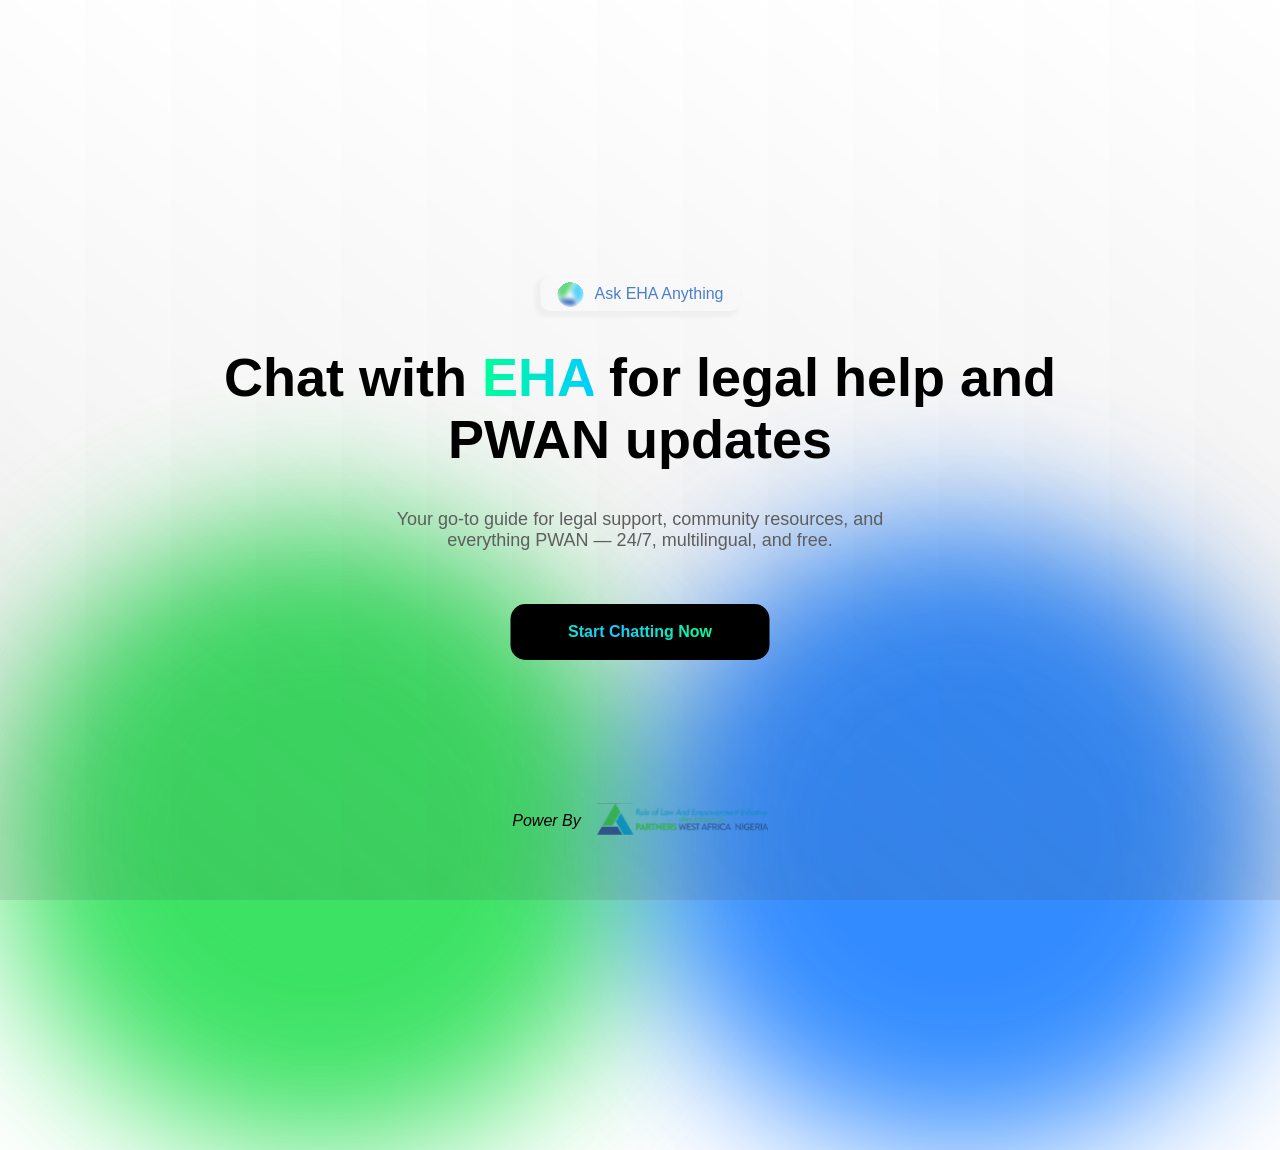
<file: PWAN AI/index.html>
<!DOCTYPE html>
<html lang="en">
<head>
    <meta charset="UTF-8">
    <meta name="viewport" content="width=device-width, initial-scale=1">
    <title>EHA AI</title>
    <link rel="stylesheet" href="style.css">
    <link rel="icon" type="image/svg+xml" href="image/logo.svg">

  </head>
  <body>
  <div class="main-content">
        <div class="container">   
            <div class="background-div">
                <div class="gradient-cell"></div>
                <div class="gradient-cell"></div>
                <div class="gradient-cell"></div>
                <div class="gradient-cell"></div>
                <div class="gradient-cell"></div>
                <div class="gradient-cell"></div>
                <div class="gradient-cell"></div>
                <div class="gradient-cell"></div>
                <div class="gradient-cell"></div>
                <div class="gradient-cell"></div>
                <div class="gradient-cell"></div>
                <div class="gradient-cell"></div>
                <div class="gradient-cell"></div>
                <div class="gradient-cell"></div>
                <div class="gradient-cell"></div>
                <div class="foreground-div">
                    <div>
                        <div class="logo-container">
                            <img src="./image/logo.svg" alt="PWAN Logo">
                            <p>Ask EHA Anything</p>
                        </div>
                        <div class="text-container">
                            <p class="main-text">Chat with <span class="eha">EHA</span> for legal help and PWAN updates</p>
                            <p class="text">Your go-to guide for legal support, community resources, and everything PWAN — 24/7, multilingual, and free.</p>
                            <button class="chat-button" onclick="window.location.href='chat-bot.html'">
                                <h1 class="chat-text">Start Chatting Now</h1>
                            </button>
                        </div>
                    </div>
                    
            </div>
            <div class="footer">
                        <div class="power"> Power By</div>
                        <div>
                            <svg width="172" height="32" viewBox="0 0 172 32" fill="none" xmlns="http://www.w3.org/2000/svg" xmlns:xlink="http://www.w3.org/1999/xlink">
                                <rect x="0.916748" width="171.087" height="31.2287" fill="url(#pattern0_2_4336)"/>
                                <defs>
                                <pattern id="pattern0_2_4336" patternContentUnits="objectBoundingBox" width="1" height="1">
                                <use xlink:href="#image0_2_4336" transform="scale(0.00111982 0.00613497)"/>
                                </pattern>
                                <image id="image0_2_4336" width="893" height="163" preserveAspectRatio="none" xlink:href="[data-uri]"/>
                                </defs>
                            </svg>
                        </div>
            </div>
        </div>
        <div class="circle-container">
            <div class="semicircle green"></div>
            <div class="semicircle blue"></div>
        </div>
    </div>
  </div>  

  </body>
</html>
</file>
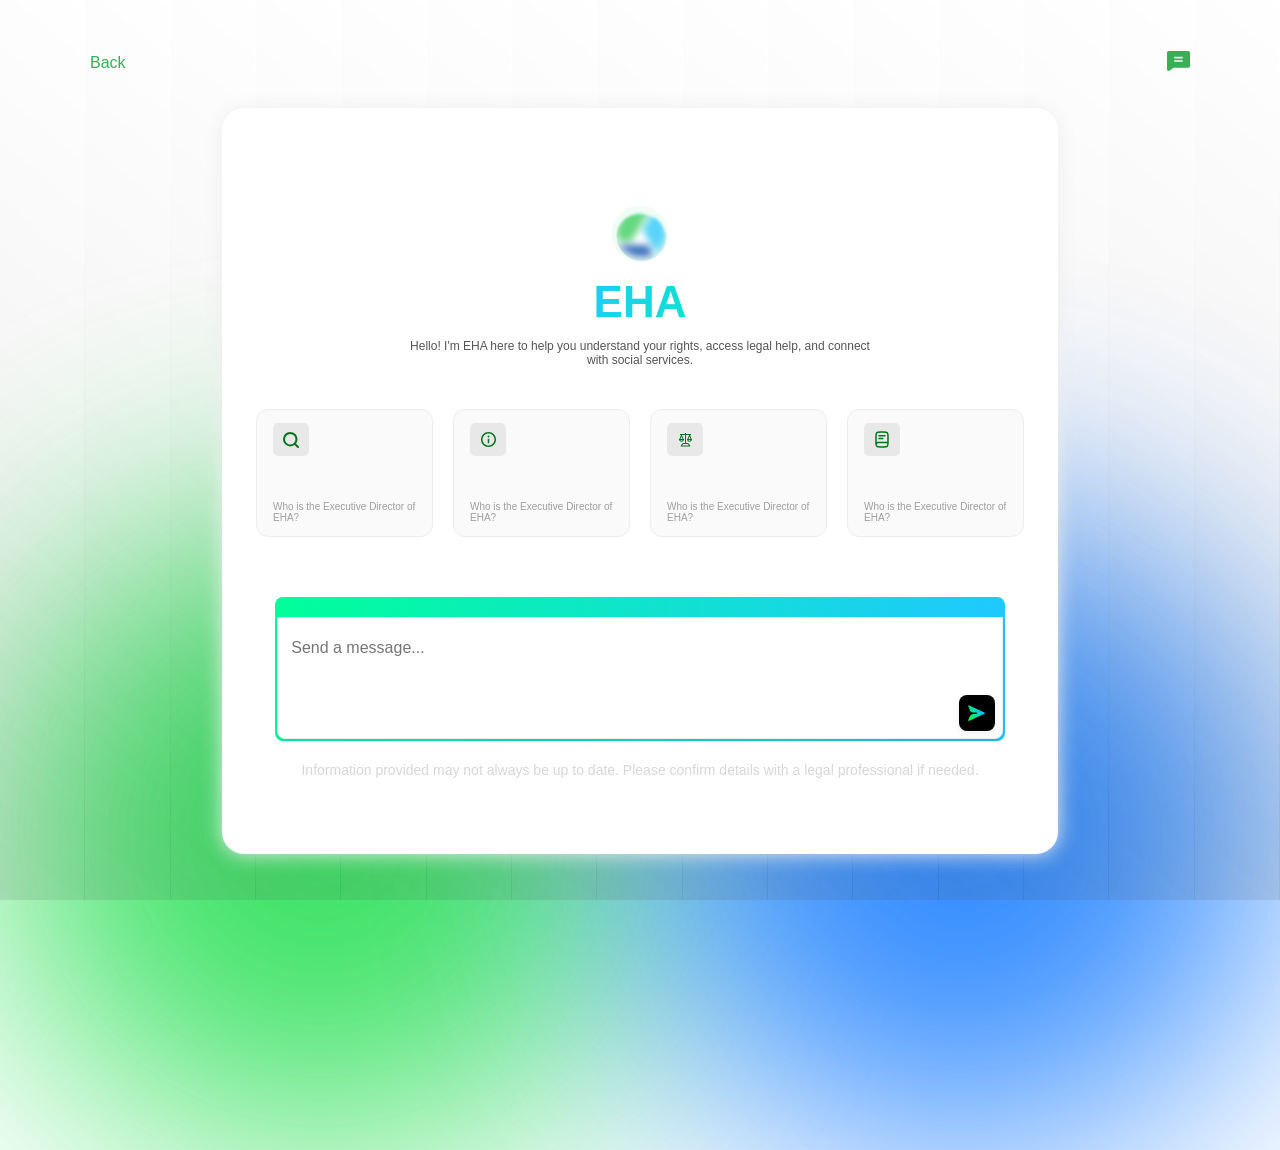
<file: PWAN AI/chat-bot.html>
<!DOCTYPE html>
<html lang="en">
<head>
    <meta charset="UTF-8">
    <meta name="viewport" content="width=device-width, initial-scale=1.0">
    <title>EHA AI</title>
    <link rel="icon" type="image/svg+xml" href="image/logo.svg">
    <link rel="stylesheet" href="chat-bot.css">
</head>
<body class="flex items-center justify-center">
    <div class="container">   
        <div class="background-div">
            <div class="gradient-cell"></div>
            <div class="gradient-cell"></div>
            <div class="gradient-cell"></div>
            <div class="gradient-cell"></div>
            <div class="gradient-cell"></div>
            <div class="gradient-cell"></div>
            <div class="gradient-cell"></div>
            <div class="gradient-cell"></div>
            <div class="gradient-cell"></div>
            <div class="gradient-cell"></div>
            <div class="gradient-cell"></div>
            <div class="gradient-cell"></div>
            <div class="gradient-cell"></div>
            <div class="gradient-cell"></div>
            <div class="gradient-cell"></div>
            <div class="foreground-div">
                <div class="navbar">
                    <div><a href="index.html" style="text-decoration:none;color:inherit;">Back</a></div>
                    <div class="bot">EHA</div>
                    <div class="form" >
                        <a href="https://forms.gle/RZQ2aZyZC644aNmMA" target="_blank">
                        <svg width="23" height="20" viewBox="0 0 23 20" fill="none" xmlns="http://www.w3.org/2000/svg">
                            <path d="M21.2308 0H1.76926C1.30003 0 0.850022 0.175595 0.518227 0.488155C0.186432 0.800714 3.20389e-05 1.22464 3.20389e-05 1.66667V18.3333C-0.00200819 18.6512 0.0934325 18.9628 0.274882 19.2307C0.456331 19.4987 0.716067 19.7115 1.02287 19.8438C1.25666 19.9463 1.51137 19.9996 1.76926 20C2.18457 19.999 2.58609 19.8595 2.90267 19.6062L2.91262 19.599L6.52406 16.6667H21.2308C21.7 16.6667 22.15 16.4911 22.4818 16.1785C22.8136 15.8659 23 15.442 23 15V1.66667C23 1.22464 22.8136 0.800714 22.4818 0.488155C22.15 0.175595 21.7 0 21.2308 0ZM15.0385 10.8333H7.96156C7.72695 10.8333 7.50194 10.7455 7.33604 10.5893C7.17015 10.433 7.07695 10.221 7.07695 10C7.07695 9.77899 7.17015 9.56702 7.33604 9.41074C7.50194 9.25446 7.72695 9.16667 7.96156 9.16667H15.0385C15.2731 9.16667 15.4981 9.25446 15.664 9.41074C15.8299 9.56702 15.9231 9.77899 15.9231 10C15.9231 10.221 15.8299 10.433 15.664 10.5893C15.4981 10.7455 15.2731 10.8333 15.0385 10.8333ZM15.0385 7.5H7.96156C7.72695 7.5 7.50194 7.4122 7.33604 7.25592C7.17015 7.09964 7.07695 6.88768 7.07695 6.66667C7.07695 6.44565 7.17015 6.23369 7.33604 6.07741C7.50194 5.92113 7.72695 5.83333 7.96156 5.83333H15.0385C15.2731 5.83333 15.4981 5.92113 15.664 6.07741C15.8299 6.23369 15.9231 6.44565 15.9231 6.66667C15.9231 6.88768 15.8299 7.09964 15.664 7.25592C15.4981 7.4122 15.2731 7.5 15.0385 7.5Z" fill="#37AF54"/>                            
                        </svg>
                        </a>
                    </div>
                </div>
                <div class="chat-container">
                    <div class="upper-display">
                        <div class="first">
                            <div class="logo">
                                <svg width="55" height="55" viewBox="0 0 55 55" fill="none" xmlns="http://www.w3.org/2000/svg">
                                    <g filter="url(#filter0_ii_348_256)">
                                    <circle cx="29" cy="29" r="24" fill="white"/>
                                    <mask id="mask0_348_256" style="mask-type:alpha" maskUnits="userSpaceOnUse" x="5" y="5" width="48" height="48">
                                    <circle cx="29" cy="29" r="24" fill="#D9D9D9"/>
                                    </mask>
                                    <g mask="url(#mask0_348_256)">
                                    <g filter="url(#filter1_f_348_256)">
                                    <path d="M41.9348 -3.97091L19.2469 34.5898H-9.58252L27.4483 -28.4648L41.9348 -3.97091Z" fill="#65D880"/>
                                    <path d="M48.1589 61.5582H-25.4224L-11.6483 38.1025H34.7162L48.1589 61.5582Z" fill="#346CBC"/>
                                    <path d="M80.6942 61.558H52.3674L29.7954 23.4005L44.1162 -0.287109L80.6942 61.558Z" fill="#59D3FA"/>
                                    </g>
                                    </g>
                                    </g>
                                    <circle cx="27.5881" cy="27.5881" r="24" stroke="#68D884" stroke-opacity="0.09" stroke-width="5.64706"/>
                                    <defs>
                                    <filter id="filter0_ii_348_256" x="4.29412" y="0.764706" width="48.7059" height="55.0588" filterUnits="userSpaceOnUse" color-interpolation-filters="sRGB">
                                    <feFlood flood-opacity="0" result="BackgroundImageFix"/>
                                    <feBlend mode="normal" in="SourceGraphic" in2="BackgroundImageFix" result="shape"/>
                                    <feColorMatrix in="SourceAlpha" type="matrix" values="0 0 0 0 0 0 0 0 0 0 0 0 0 0 0 0 0 0 127 0" result="hardAlpha"/>
                                    <feOffset dy="-4.23529"/>
                                    <feGaussianBlur stdDeviation="3.84706"/>
                                    <feComposite in2="hardAlpha" operator="arithmetic" k2="-1" k3="1"/>
                                    <feColorMatrix type="matrix" values="0 0 0 0 1 0 0 0 0 1 0 0 0 0 1 0 0 0 1 0"/>
                                    <feBlend mode="plus-lighter" in2="shape" result="effect1_innerShadow_348_256"/>
                                    <feColorMatrix in="SourceAlpha" type="matrix" values="0 0 0 0 0 0 0 0 0 0 0 0 0 0 0 0 0 0 127 0" result="hardAlpha"/>
                                    <feOffset dx="-0.705882" dy="3.52941"/>
                                    <feGaussianBlur stdDeviation="1.41176"/>
                                    <feComposite in2="hardAlpha" operator="arithmetic" k2="-1" k3="1"/>
                                    <feColorMatrix type="matrix" values="0 0 0 0 1 0 0 0 0 1 0 0 0 0 1 0 0 0 1 0"/>
                                    <feBlend mode="overlay" in2="effect1_innerShadow_348_256" result="effect2_innerShadow_348_256"/>
                                    </filter>
                                    <filter id="filter1_f_348_256" x="-32.5518" y="-35.5943" width="120.376" height="104.282" filterUnits="userSpaceOnUse" color-interpolation-filters="sRGB">
                                    <feFlood flood-opacity="0" result="BackgroundImageFix"/>
                                    <feBlend mode="normal" in="SourceGraphic" in2="BackgroundImageFix" result="shape"/>
                                    <feGaussianBlur stdDeviation="3.56471" result="effect1_foregroundBlur_348_256"/>
                                    </filter>
                                    </defs>
                                </svg>
                            </div>
                            <div class="bott">EHA</div>
                            <div class="text">Hello! I'm EHA here to help you understand your rights, access legal help, and connect with social services.</div>
                        </div>
                        <div class="box-container">
                            <div class="box">
                                <div class="image-container">
                                    <svg width="16" height="16" viewBox="0 0 16 16" fill="none" xmlns="http://www.w3.org/2000/svg">
                                        <path d="M15 15L11.6221 11.6221M11.6221 11.6221C12.1999 11.0444 12.6583 10.3584 12.971 9.60349C13.2837 8.84856 13.4446 8.03944 13.4446 7.22231C13.4446 6.40519 13.2837 5.59606 12.971 4.84114C12.6583 4.08621 12.1999 3.40027 11.6221 2.82247C11.0444 2.24468 10.3584 1.78635 9.60349 1.47365C8.84856 1.16094 8.03944 1 7.22231 1C6.40519 1 5.59606 1.16094 4.84114 1.47365C4.08621 1.78635 3.40027 2.24468 2.82247 2.82247C1.65556 3.98938 1 5.57205 1 7.22231C1 8.87257 1.65556 10.4552 2.82247 11.6221C3.98938 12.7891 5.57205 13.4446 7.22231 13.4446C8.87257 13.4446 10.4552 12.7891 11.6221 11.6221Z" stroke="#00741C" stroke-width="2" stroke-linecap="round" stroke-linejoin="round"/>
                                    </svg>
                                </div>
                                <p>Who is the Executive Director of EHA?</p>
                            </div>
                            <div class="box">
                                <div class="image-container">
                                    <svg width="15" height="15" viewBox="0 0 15 15" fill="none" xmlns="http://www.w3.org/2000/svg">
                                        <path fill-rule="evenodd" clip-rule="evenodd" d="M7.49998 0C3.35788 0 0 3.35784 0 7.49998C0 11.6421 3.35788 15 7.49998 15C11.6422 15 15 11.6421 15 7.49998C15 3.35784 11.6422 0 7.49998 0ZM7.49998 13.5C4.19161 13.5 1.50001 10.8084 1.50001 7.49998C1.50001 4.19157 4.19157 1.50001 7.49998 1.50001C10.8084 1.50001 13.5 4.19157 13.5 7.49998C13.5 10.8084 10.8084 13.5 7.49998 13.5ZM8.43915 4.5C8.43915 5.04379 8.04322 5.43751 7.50761 5.43751C6.95035 5.43751 6.56412 5.04376 6.56412 4.48959C6.56412 3.95697 6.96079 3.56252 7.50761 3.56252C8.04322 3.56252 8.43915 3.95697 8.43915 4.5ZM6.75165 6.74999H8.25162V11.25H6.75165V6.74999Z" fill="#00741C"/>
                                    </svg>
                                </div>
                                <p>Who is the Executive Director of EHA?</p>
                            </div>
                            <div class="box">
                                <div class="image-container">
                                    <svg width="13" height="14" viewBox="0 0 13 14" fill="none" xmlns="http://www.w3.org/2000/svg">
                                        <path d="M12.63 6L11 2H12V1H7V0H6V1H1V2H2L0.38 6H0V7H0.15C0.306 7.498 0.623 7.93 1.05 8.23C1.47165 8.53576 1.97916 8.7004 2.5 8.7004C3.02084 8.7004 3.52835 8.53576 3.95 8.23C4.37736 7.92817 4.69638 7.49696 4.86 7H5V6H4.55L2.88 2H6V10H4L3.61 10.18L1.61 12.69L2 13.5H11L11.39 12.69L9.39 10.18L9 10H7V2H10.13L8.46 6H8V7H8.15C8.31355 7.49544 8.62919 7.92668 9.052 8.23236C9.47481 8.53804 9.98326 8.70258 10.505 8.70258C11.0267 8.70258 11.5352 8.53804 11.958 8.23236C12.3808 7.92668 12.6964 7.49544 12.86 7H13V6H12.63ZM3.22 7.51C2.99979 7.63285 2.75216 7.69819 2.5 7.7C2.25094 7.69869 2.00642 7.63326 1.79 7.51C1.57009 7.38796 1.3844 7.21258 1.25 7H3.75C3.6184 7.21135 3.43625 7.38662 3.22 7.51ZM3.47 6H1.47L2.47 3.6L3.47 6ZM8.76 11L10 12.5H3L4.24 11H8.76ZM10.54 3.62L11.54 6.02H9.54L10.54 3.62ZM11.22 7.53C11.0016 7.65717 10.7528 7.72283 10.5 7.72C10.2503 7.72355 10.0045 7.65778 9.79 7.53C9.56898 7.40065 9.38345 7.21856 9.25 7H11.75C11.626 7.2225 11.4425 7.40603 11.22 7.53Z" fill="#00741C"/>
                                    </svg>
                                </div>
                                <p>Who is the Executive Director of EHA?</p>
                            </div>
                            <div class="box">
                                <div class="image-container">
                                    <svg width="14" height="17" viewBox="0 0 14 17" fill="none" xmlns="http://www.w3.org/2000/svg">
                                        <path d="M1 5.5C1 3.379 1 2.31775 1.65925 1.65925C2.31775 1 3.379 1 5.5 1H8.5C10.621 1 11.6823 1 12.3408 1.65925C13 2.31775 13 3.379 13 5.5V11.5C13 13.621 13 14.6823 12.3408 15.3408C11.6823 16 10.621 16 8.5 16H5.5C3.379 16 2.31775 16 1.65925 15.3408C1 14.6823 1 13.621 1 11.5V5.5Z" stroke="#00741C" stroke-width="1.5"/>
                                        <path d="M12.9235 11.5H3.9235C3.226 11.5 2.87725 11.5 2.59075 11.5765C2.20923 11.6788 1.86137 11.8797 1.58213 12.1591C1.3029 12.4385 1.10212 12.7864 1 13.168" stroke="#00741C" stroke-width="1.5"/>
                                        <path d="M4 4.75H10M4 7.375H7.75" stroke="#00741C" stroke-width="1.5" stroke-linecap="round"/>
                                    </svg>
                                </div>
                                <p>Who is the Executive Director of EHA?</p>
                            </div>
                        </div>
                    </div>
                    <div class="message-area"></div>
                    <div class="chat-wrapper">
                        <div class="chat-messages" id="chat-messages">
                            <form class="chat-form">
                                <textarea
                                    id="chat-input"
                                    placeholder="Send a message..."
                                    rows="1"
                                    aria-label="Type your message"
                                ></textarea>
                            </form>
                            <div class="message-container" id="message-container"></div>
                            <div class="button-container">
                                <button type="submit" aria-label="Send message">
                                    <svg width="17" height="16" viewBox="0 0 17 16" fill="none" xmlns="http://www.w3.org/2000/svg">
                                        <path d="M16.4345 8.78973C16.5575 8.73197 16.6614 8.64039 16.7343 8.52571C16.8071 8.41103 16.8458 8.27798 16.8458 8.14213C16.8458 8.00628 16.8071 7.87323 16.7342 7.75854C16.6614 7.64386 16.5574 7.55228 16.4345 7.49451L1.256 0.410989C1.12475 0.349588 0.977957 0.329481 0.835036 0.353328C0.692116 0.377176 0.559805 0.443854 0.455609 0.54454C0.351413 0.645225 0.280243 0.775174 0.251515 0.917194C0.222786 1.05921 0.237853 1.20661 0.294722 1.33988L2.03566 5.40149C2.60914 6.73942 3.94375 7.58938 5.39868 7.54325L8.30995 7.45097C8.71356 7.43817 9.04769 7.76188 9.0477 8.16568C9.04771 8.55177 8.74124 8.86814 8.35535 8.88042L5.28916 8.97799C3.78189 9.02595 2.43879 9.94249 1.84465 11.3285L0.294993 14.9437C0.237995 15.0769 0.222781 15.2243 0.251365 15.3663C0.27995 15.5084 0.350984 15.6384 0.455071 15.7392C0.55916 15.84 0.691396 15.9068 0.834286 15.9308C0.977174 15.9548 1.12399 15.9349 1.25529 15.8737L16.4345 8.78973Z" fill="url(#paint0_linear_2_2396)"/>
                                        <defs>
                                        <linearGradient id="paint0_linear_2_2396" x1="-6" y1="11.5" x2="15" y2="0.499998" gradientUnits="userSpaceOnUse">
                                            <stop offset="0.176705" stop-color="#00FF3E"/>
                                            <stop offset="0.870799" stop-color="#00C1FF"/>
                                        </linearGradient>
                                        </defs>
                                    </svg>
                                </button>
                            </div>
                        </div>
                    </div>
                    <div class="footer"><p>Information provided may not always be up to date. Please confirm details with a legal professional if needed.</p></div>
                </div>
            </div>
        </div>
        <div class="circle-container">
            <div class="semicircle green"></div>
            <div class="semicircle blue"></div>
        </div>
    </div>
    <script>
        document.addEventListener('DOMContentLoaded', function() {
            const chatInput = document.getElementById('chat-input');
            const messageArea = document.querySelector('.message-area');
            const sendButton = document.querySelector('button[aria-label="Send message"]');
            const chatForm = document.querySelector('.chat-form');
            const upperDisplay = document.querySelector('.upper-display');
            let chatStarted = false;
            // Generate a unique session ID
            const sessionId = 'eha-user-' + new Date().toISOString().replace(/[:.Z-]/g, '') + '-' + Math.random().toString(36).substr(2, 9);
            // Store chat history
            let chatHistory = [];

            // Function to add a message to the chat
            function addMessage(text, isUser) {
                // Hide upper display and show message area when first message is sent
                if (!chatStarted) {
                    upperDisplay.style.display = 'none';
                    messageArea.style.display = 'flex';
                    chatStarted = true;
                }
                
                const messageDiv = document.createElement('div');
                messageDiv.className = isUser ? 'message user-message' : 'message bot-message';
                
                // Add bot icon for bot messages
                if (!isUser) {
                    const botIcon = document.createElement('div');
                    botIcon.className = 'bot-icon';
                    botIcon.innerHTML = `
                    <svg width="41" height="38" viewBox="0 0 41 38" fill="none" xmlns="http://www.w3.org/2000/svg">
                        <rect width="41" height="38" rx="19" fill="white"/>
                        <rect x="8" y="6" width="26" height="26" rx="13" fill="white" fill-opacity="0.11"/>
                        <g filter="url(#filter0_ii_363_224)">
                        <circle cx="21.0001" cy="18.9998" r="11.3333" fill="white"/>
                        <mask id="mask0_363_224" style="mask-type:alpha" maskUnits="userSpaceOnUse" x="9" y="7" width="24" height="24">
                        <circle cx="21.0001" cy="18.9998" r="11.3333" fill="#D9D9D9"/>
                        </mask>
                        <g mask="url(#mask0_363_224)">
                        <g filter="url(#filter1_f_363_224)">
                        <path d="M27.1082 3.43035L16.3944 21.6396H2.78052L20.2673 -8.13623L27.1082 3.43035Z" fill="#65D880"/>
                        <path d="M30.0472 34.3746H-4.69946L1.80495 23.2983H23.6993L30.0472 34.3746Z" fill="#346CBC"/>
                        <path d="M45.4113 34.3741H32.0347L21.3757 16.3552L28.1383 5.16943L45.4113 34.3741Z" fill="#59D3FA"/>
                        </g>
                        </g>
                        </g>
                        <defs>
                        <filter id="filter0_ii_363_224" x="9.30777" y="5.51266" width="23.0257" height="26.2562" filterUnits="userSpaceOnUse" color-interpolation-filters="sRGB">
                        <feFlood flood-opacity="0" result="BackgroundImageFix"/>
                        <feBlend mode="normal" in="SourceGraphic" in2="BackgroundImageFix" result="shape"/>
                        <feColorMatrix in="SourceAlpha" type="matrix" values="0 0 0 0 0 0 0 0 0 0 0 0 0 0 0 0 0 0 127 0" result="hardAlpha"/>
                        <feOffset dy="-2.15385"/>
                        <feGaussianBlur stdDeviation="1.95641"/>
                        <feComposite in2="hardAlpha" operator="arithmetic" k2="-1" k3="1"/>
                        <feColorMatrix type="matrix" values="0 0 0 0 1 0 0 0 0 1 0 0 0 0 1 0 0 0 1 0"/>
                        <feBlend mode="plus-lighter" in2="shape" result="effect1_innerShadow_363_224"/>
                        <feColorMatrix in="SourceAlpha" type="matrix" values="0 0 0 0 0 0 0 0 0 0 0 0 0 0 0 0 0 0 127 0" result="hardAlpha"/>
                        <feOffset dx="-0.358974" dy="1.79487"/>
                        <feGaussianBlur stdDeviation="0.717949"/>
                        <feComposite in2="hardAlpha" operator="arithmetic" k2="-1" k3="1"/>
                        <feColorMatrix type="matrix" values="0 0 0 0 1 0 0 0 0 1 0 0 0 0 1 0 0 0 1 0"/>
                        <feBlend mode="overlay" in2="effect1_innerShadow_363_224" result="effect2_innerShadow_363_224"/>
                        </filter>
                        <filter id="filter1_f_363_224" x="-8.3251" y="-11.7619" width="57.3621" height="49.762" filterUnits="userSpaceOnUse" color-interpolation-filters="sRGB">
                        <feFlood flood-opacity="0" result="BackgroundImageFix"/>
                        <feBlend mode="normal" in="SourceGraphic" in2="BackgroundImageFix" result="shape"/>
                        <feGaussianBlur stdDeviation="1.81282" result="effect1_foregroundBlur_363_224"/>
                        </filter>
                        </defs>
                    </svg>

                    `;
                    messageDiv.appendChild(botIcon);
                }
                
                const messageContent = document.createElement('div');
                messageContent.className = 'message-content';
                messageContent.textContent = text;
                
                messageDiv.appendChild(messageContent);
                messageArea.appendChild(messageDiv);
                
                // Add message metadata (time)
                const messageTime = document.createElement('div');
                messageTime.className = 'message-time';
                messageTime.textContent = new Date().toLocaleTimeString([], { hour: '2-digit', minute: '2-digit' });
                messageDiv.appendChild(messageTime);
                
                // Scroll to bottom
                messageArea.scrollTop = messageArea.scrollHeight;
            }

            // Function to send message to API
            async function sendMessage() {
                const message = chatInput.value.trim();
                if (!message) return;

                // Add user message to history and display
                chatHistory.push({ role: 'user', content: message });
                addMessage(message, true);
                chatInput.value = '';
                
                // Reset textarea height
                chatInput.style.height = '20px';

                // Create and show loading spinner
                const spinner = document.createElement('div');
                spinner.className = 'loading-spinner';
                messageArea.appendChild(spinner);
                spinner.style.display = 'block'; // Show spinner
                
                // Prepare API request
                const requestBody = {
                    session_id: sessionId,
                    user_input: message,
                    chat_history: chatHistory
                };

               try {
                    const response = await fetch('https://eha-290185652162.us-central1.run.app/chat', {
                        method: 'POST',
                        headers: {
                            'Content-Type': 'application/json'
                        },
                        body: JSON.stringify(requestBody)
                    });

                    // Remove spinner
                    if (spinner && spinner.parentNode) {
                        spinner.parentNode.removeChild(spinner);
                    }

                    if (!response.ok) {
                        throw new Error('API request failed');
                    }

                    const data = await response.json();
                    const botResponse = data.response;

                    // Add bot response to history and display
                    chatHistory.push({ role: 'model', content: botResponse });
                    addMessage(botResponse, false);
                } catch (error) {
                    // Remove spinner on error
                    if (spinner && spinner.parentNode) {
                        spinner.parentNode.removeChild(spinner);
                    }
                    console.error('Error:', error);
                    addMessage('Sorry, something went wrong. Please try again.', false);
                }
            }

            // Event listeners
            sendButton.addEventListener('click', function(e) {
                e.preventDefault();
                sendMessage();
            });
            
            chatForm.addEventListener('submit', function(e) {
                e.preventDefault();
                sendMessage();
            });
            
            chatInput.addEventListener('keydown', function(e) {
                if (e.key === 'Enter' && !e.shiftKey) {
                    e.preventDefault();
                    sendMessage();
                }
            });
            
            chatInput.addEventListener('input', function() {
                this.style.height = 'auto';
                this.style.height = (this.scrollHeight) + 'px';
            });
        });
    </script>
</body>
</html>
</file>
<file: PWAN AI/style.css>
@import url('https://fonts.cdnfonts.com/css/inter');

 body{
    height: 100%;
    width: 100%;
    overflow: hidden; 
    margin: 0px;
}

.main-content {
    background: white;  
    font-family: 'Inter', sans-serif;
}

.background-div {
    position: absolute;
    top: 0;
    left: 0;
    width: 100%;
    height: 100%;
    z-index: 99;
    display: flex;
    overflow: hidden;
}

.gradient-cell {
    position: relative;
    width: 15%;
    height: 100%;
    backdrop-filter: blur(180px);
    -webkit-backdrop-filter: blur(180px);
        background: linear-gradient(
    40deg,
    rgb(75, 75, 75),  
    rgba(23, 23, 23, 0.324),           
    rgba(255, 255, 255, 0.05)   
    );
    mix-blend-mode: overlay;
    opacity: 0.14;
}

/* Create blurred vertical dividers */
.gradient-cell:not(:last-child)::after {
    content: '';
    position: absolute;
    right: 0;
    top: 0;
    bottom: 0;
    z-index: 1;
    background: linear-gradient(
        to bottom,
        #ffffff 5%,
        #040404 100%,
        #ffffff 5%
    );
    backdrop-filter: blur(30px);
    -webkit-backdrop-filter: blur(30px);
}

/* Text adjustments */
.foreground-div {
    position: absolute;
    top: 52%;
    left: 50%;
    transform: translate(-50%, -50%);
    background-color: transparent;
    text-align: center;
    display: flex;
    flex-direction: column;
    /* align-items: space-between; */
    gap: 40px;
}
.main-text{
    font-size: 54px;
    width: 873px;
    font-weight: bold;
    height: 130px;
    padding: 15px;
    margin: 10px;
}

.text{
    font-size: 18px;
    width: 500px;
    color: #5E5E5E;
    display: block;
    margin-left: auto;
    margin-right: auto;
    text-align: center;
    font-weight: normal;
}

.eha{
background: linear-gradient(to right, #00ff99, #00ccff);
-webkit-background-clip: text;
-webkit-text-fill-color: transparent; 
}
.logo-container {
    margin: auto;
    display: flex;
    flex-direction: row;
    text-align: center;
    justify-content: center;
    gap: 10px;
    font-size: 16px;
    color: #497FCC;
    border: -4px -4px 10px 2px #EFEFEF;
    width: 200px;
    height: 35px;
    margin-bottom: 20px;
    justify-self: center;
    border-radius: 10px;
    box-shadow: -4px 4px 4px 2px #EFEFEF;
}
.logo-container img {
    width: 28px;
    height: 28px;
    margin: auto 0;
    
}
.logo-container p{
    margin: auto 0;
}
.chat-button {
    background: #000;
    width: 259px;
    height: 56px;
    margin-top: 35px;
    border-radius: 15px;
    font-size: 16px;
    font-weight: bold;
    font-family: sans-serif;
    cursor: pointer; 
    outline: none;
    border: none;
    /* box-shadow: 0px 40px 100px 12px #0F501F90; */
    /* transition: transform 0.3s ease, box-shadow 0.3s ease; */

}

.chat-text{
    background: linear-gradient(to right, #00ff3e, #00c1ff);
    -webkit-background-clip: text;
    -webkit-text-fill-color: transparent;
    font-size: 16px;
    font-weight: bold;
    font-family: sans-serif;
    text-align: center;
        background-image: repeating-linear-gradient(
        120deg,
        #00ff99 0%,
        #1FC8FF 20%,
        #00ff99 40%,
        #1FC8FF 60%,
        #00ff99 80%,
        #1FC8FF 100%
    );
background-size: 200% 100%;
animation: wavy-gradient 4s linear infinite;
}
@keyframes wavy-gradient {
        0% { background-position: 0% 50%; }
        100% { background-position: 100% 50%; }
}

.chat-text:hover {
    background: linear-gradient(90deg, #00ff3e, #00c1ff, #00ff3e);
    background-size: 600% 600%;
    -webkit-background-clip: text;
    -webkit-text-fill-color: transparent;
    animation: waveColor 9s ease infinite;
}

@keyframes waveColor {
    0% {
        background-position: 0% 50%;
    }
    50% {
        background-position: 100% 50%;
    }
    100% {
        background-position: 0% 50%;
    }
}


/* Circle DIV adjustments */
.semicircle-container {
    position: relative;
    bottom: 0;
    width: 100%;
    height: 200px;
    z-index: 0;
}

.semicircle {
    position: absolute;
    width: 50%;
    height: 60%;
    border-radius: 50%;
    filter: blur(20px);
    opacity: 0.8;
}

.semicircle.green {
    left: 0;
    bottom: -250px;
    width: 50%;
    height: 70%;
    z-index: 0;
    background-color: #0BDB3D;
    border-radius: 100%;
    filter: blur(70px);
    animation: moveLeft 46s ease-in-out infinite;
}


.semicircle.blue {
    right: 0;
    bottom: -250px;
    width: 50%;
    height: 70%;
    background-color: #006FFF;
    border-radius: 100%;
    filter: blur(70px);
    /* animation: moveLeft 36s ease-in-out infinite; */
    animation: moveRight 46s ease-in-out infinite;
}

@keyframes moveLeft {
0%   { left: -500px; }
50%  { left: calc(100% - 300px); }
100% { left: -500px; }
}

@keyframes moveRight {
0%   { right: -500px; }
50%  { right: calc(100% - 300px); }
100% { right: -500px; }
}
.footer {
    position: relative;
    position: absolute;
    bottom: 0;
    left: 0;
    margin-bottom: 60px;
    /* bottom: -240px; */
    width: 100%;
    text-align: center;
    color: #5E5E5E;
    font-size: 14px;
    display: flex;
    flex-direction: row;
    justify-content: center;
    align-items: center;
    gap: 15px;
}
.footer svg{
    height: 35.23px;
}
.power{
    color: #000000;
    font-size: 16px;
    font-style: italic;
}

@media (max-width: 690px) {
    .semicircle.green,
    .semicircle.blue {
        width: 100%;
        height: 60%;
        bottom: -200px;
        filter: blur(50px);
        animation: none;
       
    }
    .semicircle.blue{
        right: -200px;
    }
    .semicircle.green{
        left: -200px;
    }
}

@media (min-width: 901px) and (max-width: 1199px) {
    .semicircle.green,
    .semicircle.blue {
        width: 50%;
        height: 60%;
        bottom: -200px;
        filter: blur(90px);
    }
}

/* Responsive adjustments */
@media (min-width: 600px) and (max-width: 899px) {
    .background-div {
        grid-template-columns: repeat(9, 1fr);
    }
    .gradient-cell:nth-child(n+10) {
    display: none;
}
}

@media (min-width: 300px) and (max-width: 600px) {
    .background-div {
        grid-template-columns: repeat(6, 1fr);
    }
    .gradient-cell:nth-child(n+7) {
    display: none;
}

}

@media (min-width: 1200px) {
    .background-div {
        grid-template-columns: repeat(15, 1fr);
    }
    .gradient-cell:nth-child(n+16) {
    display: none;
    }
}

/* Mobile: less than 600px */
@media (max-width: 599px) {
    body, html {
        height: 100%;
        overflow: hidden;
    }
    html {
        height: 100%;
        width: 100%;
        overflow: hidden;
    }
    .main-text {
        font-size: 28px;
        width: 80vw;
        height: auto;
        
    }
    .gradient-cell{
        width: 20%;
    }
    .text {
        font-size: 12px;
        width: 80vw;
    }

    .chat-button {
        width: 200px;
        height: 45px;
        font-size: 14px;
    }

    .logo-container {
        width: 170px;
        height: 30px;
        font-size: 14px;
    }

    .logo-container img {
        margin: auto 0;
        width: 22px;
        height: 22px;
    }
    .footer {
            position: relative;
            /* top: 100px; */
            bottom: -200px;

        }
}

/* Tablet: from 600px to 899px */
@media (min-width: 600px) and (max-width: 899px) {
    html {
        height: 100%;
        width: 100%;
        overflow: hidden;
    }
    .main-text {
        font-size: 38px;
        width: 80vw;
        height: auto;
    }
    
    .text {
        font-size: 16px;
        width: 70vw;
    }

    .chat-button {
        width: 220px;
        height: 50px;
        font-size: 15px;
    }

    .logo-container {
        width: 220px;
        height: 32px;
        font-size: 14px;
    }

    .logo-container img {
        width: 24px;
        height: 24px;
    }

    .chat-text {
        font-size: 15px;
    }
    .footer {
            position: relative;
            
            /* top: 50px; */

        }
}
@media (max-height: 800px) {
  .footer {
    bottom: -47px;
    position: fixed;
    
  }
/* @media (min-height: 850px) and (max-height: 1000px) {
   .footer {
    margin-bottom: 30px;
    bottom: -27px;
    position: fixed;
  }
} */
}
</file>
<file: PWAN AI/chat-bot.css>
body {
    margin: 0;
    height: 100%;
    background: white;
    overflow: hidden;  
    font-family: 'Inter', sans-serif;
}

.background-div {
    position: absolute;
    top: 0;
    left: 0;
    width: 100%;
    height: 100%;
    z-index: 99;
    display: flex;
}

.gradient-cell {
    position: relative;
    width: 15%;
    height: 100%;
    backdrop-filter: blur(180px);
    -webkit-backdrop-filter: blur(180px);
        background: linear-gradient(
    40deg,
    rgb(75, 75, 75),  
    rgba(23, 23, 23, 0.324),           
    rgba(255, 255, 255, 0.05)   
    );
    mix-blend-mode: overlay;
    opacity: 0.14;        
}

.navbar{
    display: flex;
    flex-direction: row;
    gap: 25vw;
    width: 100%; 
    height: 10%;
    margin: 0px auto;
    color: #37AF54;
    
}
.bot {
    margin: auto;
    font-size: 20px;
    color: transparent;
}
.navbar div{
    font-size: 16px;
    margin: auto;
}
.logo{
    margin-top: 14px;
    margin-bottom: 10px;
}
.logo svg { 
    width: 58px;
    height: 58px;
    image-rendering: crisp-edges;
    image-rendering: -webkit-optimize-contrast;
}
.navbar.bot{
    font-size: 44px;
    font-weight: bold;
    margin: 0 auto;
    /* background: linear-gradient(to right, #00ff99, #1FC8FF);
    -webkit-background-clip: text;
    -webkit-text-fill-color: transparent; 
    background-clip: text; */
    color: transparent;
    /* background-image: repeating-linear-gradient(
        120deg,
        #00ff99 0%,
        #1FC8FF 20%,
        #00ff99 40%,
        #1FC8FF 60%,
        #00ff99 80%,
        #1FC8FF 100%
    );
    background-size: 200% 100%;
    animation: wavy-gradient 4s linear infinite; */
    
}
/* Create blurred vertical dividers */
.gradient-cell:not(:last-child)::after {
    content: '';
    position: absolute;
    right: 0;
    top: 0;
    bottom: 0;
    width: 1px;
    z-index: 1;
    padding: 0;
    background: linear-gradient(
        to bottom,
        #ffffff 5%,
        #040404 100%,
        #ffffff 5%
    );
    backdrop-filter: blur(30px);
    -webkit-backdrop-filter: blur(30px);
}

/* Text adjustments */
.foreground-div {
    position: absolute;
    top: 52%;
    left: 50%;
    transform: translate(-50%, -50%);
    background-color: transparent;
    text-align: center;
    display: flex;
    flex-direction: column;
    align-items: space-between;
    height: 100%;
    width: 100%;
    
    
}
.navbar{
    display: flex;
    flex-direction: row;
    gap: 25vw;
    width: 100%; 
    height: 10%;
    margin: 0px auto;
    color: #37AF54;
    
}
.navbar .bot {
    margin: auto;
    font-size: 20px;
}
.navbar div{
    font-size: 16px;
    margin: auto;
}
.logo{
    margin-top: 14px;
    margin-bottom: 10px;
}
.logo svg { 
    width: 58px;
    height: 58px;
    image-rendering: crisp-edges;
    image-rendering: -webkit-optimize-contrast;
}
.bott{
    font-size: 44px;
    font-weight: bold;
    margin: 0 auto;
    background: linear-gradient(to right, #00ff99, #1FC8FF);
    -webkit-background-clip: text;
    -webkit-text-fill-color: transparent; 
    background-clip: text;
    color: transparent;
    background-image: repeating-linear-gradient(
        120deg,
        #00ff99 0%,
        #1FC8FF 20%,
        #00ff99 40%,
        #1FC8FF 60%,
        #00ff99 80%,
        #1FC8FF 100%
    );
    background-size: 200% 100%;
    animation: wavy-gradient 4s linear infinite;
    
    }
@keyframes wavy-gradient {
        0% { background-position: 0% 50%; }
        100% { background-position: 100% 50%; }
    }
.text{
    font-size: 12px;
    width: 60%;
    color: #555555;
    display: block;
    margin: 12px auto;
    
    text-align: center;
    font-weight: normal;
}
.box-container {
    display: flex;
    flex-direction: row;
    justify-content: center;
    align-items: center;
    gap: 35px;
    width: 100%;
}
.box{
    width: 125px;
    height: 100px;
    margin: 0px;
    gap: 0px;
    background: #FAFAFA;
    border-radius: 12px;
    border: #EDEDED 1px solid;
    display: flex;
    flex-direction: column;
    align-items: first baseline;
    text-align: left;
    padding: 3px 6px;

}
.form svg{
    cursor: pointer;
}
.image-container {
    width: 30px;
    height: 30px;
    display: flex;
    margin: 10px 10px;
    justify-content: center;
    align-items: center;
    background-color: #E8E8E8 ;
    border-radius: 5px;
}
.box p {
    color: #9E9E9E;
    margin-top: 15px;
    padding-right: 6px;
    font-weight: normal;
    font-size: 10px;
}
.chat-container {
    background-color: #FFFFFF;
    border-radius: 22px;
    box-shadow: 0px 0px 20px 0px #EDEDED;
    height: 84%;
    width: 50%;
    margin: 0px auto ;
    padding: 0px 34px;
    /* position: relative; */
    display: flex;
    flex-direction: column;
    justify-content: center;
    
}

.chat-wrapper {
    width: 98%;
    min-height: 100px;
    background-image: linear-gradient(
        270deg,
        #1FC8FF 50%,
        #00ff99 100%,
        #1FC8FF 50%

    );
    background-size: 200% 100%;
    border-radius: 8px;
    margin: 40px  auto 0px auto;
    display: flex;
    flex-direction: column;
    justify-content: space-between; /* Changed to space-between */
    padding: 20px 2px 2px 2px;
    box-sizing: border-box;
    position: relative;  /* Added for button positioning */
    overflow: hidden;
    align-items: end;
    justify-self: end;
    /* top: 0px; */
}

.chat-messages {
    overflow: hidden;
    color: #B6B6B6;
    font-family: 'inter', sans-serif;
    font-weight: 200;
    outline: none;
    font-size: 16px;
    letter-spacing: 0.05em;
    border-radius: 24px;
    width: 100%; /* Take full width */
    min-height: 122px;
    background: #FFFFFF;
    border-radius: 0px 0px 8px 8px;
    border: 1px solid #EDEDED;
    padding: 10px 5px;
    font-size: 16px;
    color: #333333;
    box-shadow: 0px 4px 6px rgba(0, 0, 0, 0.1);
    display: flex;
    flex-direction: column;
    box-sizing: border-box;
    resize: none;
}

.chat-form {
    border: none;
    display: flex;
    /* align-items: flex-end; Align form items to bottom */
    /* box-shadow: 0 1px 4px rgba(0, 0, 0, 0.08); */
    width: 95%; /* Adjusted width to account for button */
    height: 40%;
    min-height: 30%;
    position: relative;
    /* background-color: #00ff99; */
}

.chat-form textarea {
    width: 95%;
    resize: none;
    border: none;
    background: none;
    font-size: 16px;
    font-family: 'Inter', sans-serif;
    outline: none;
    line-height: 1.5;
    max-height: 100px;
    overflow-y: auto;
    min-height: 50px;
    padding-right: 10px; /* Add padding to prevent text under button */
    
}
/* Loading spinner styles */
.loading-spinner {
    display: none; /* Hidden by default */
    margin: 10px auto;
    width: 24px;
    height: 24px;
    border: 4px solid #f3f3f3;
    border-top: 4px solid #37AF54; /* Match existing green color from SVG */
    border-radius: 50%;
    animation: spin 1s linear infinite;
}

@keyframes spin {
    0% { transform: rotate(0deg); }
    100% { transform: rotate(360deg); }
}
#chat-input::-webkit-scrollbar {
  width: 6px;
}

#chat-input::-webkit-scrollbar-track {
  background: #faf9f9;
  border-radius: 3px;
}

#chat-input::-webkit-scrollbar-thumb {
  background:  #E8E8E8;
  border-radius: 3px;
}


.message-area::-webkit-scrollbar {
  width: 6px;
}

.message-area::-webkit-scrollbar-track {
  background: #faf9f9;
  border-radius: 3px;
}

.message-area::-webkit-scrollbar-thumb {
  background:  #E8E8E8;
  border-radius: 3px;
}

#chat-input {
  line-height: 1.5em; /* Adjust if needed */
  max-height: calc(1.5em * 5); /* 5 rows max */
  overflow-y: hidden; /* Hide scrollbar by default */
}


/* Circle DIV adjustments */
.semicircle-container {
    position: absolute;
    bottom: 0;
    width: 100%;
    height: 200px;
    z-index: 0;
}

.semicircle {
    position: absolute;
    width: 80vw;
    height: 80vw;
    border-radius: 50%;
    filter: blur(20px);
    opacity: 0.8;
}

.semicircle.green {
    left: 0;
    bottom: -250px;
    width: 50%;
    height: 70%;
    z-index: 0;
    background-color: #0BDB3D;
    border-radius: 100%;
    filter: blur(130px);
    /* animation: moveLeft 36s ease-in-out infinite; */
}


.semicircle.blue {
    right: 0;
    bottom: -250px;
    width: 50%;
    height: 70%;
    background-color: #006FFF;
    border-radius: 100%;
    filter: blur(130px);
    /* animation: moveLeft 36s ease-in-out infinite; */
    /* animation: moveRight 36s ease-in-out infinite; */
}
.footer{
    font-size: 10px;
    margin-top: 10px;
    
}
.footer p{
    color: #d7d7d7;
}
 /* Message Area Container */
.message-area {
    flex: 1;
    overflow-y: auto;
    margin-top: 5%;
    /* padding: 1rem; */
    display: flex;
    flex-direction: column;
    gap: 1rem;
    background-color: rgba(255, 255, 255, 0.9);
    border-radius: 0.5rem;
    /* margin: 0.5rem; */
}
.message-area{
    display: none;
}
/* Base Message Styling */
.message {
    max-width: 80%;
    display: flex;
    flex-direction: column;
    position: relative;
    animation: fadeIn 0.3s ease-out;
}

@keyframes fadeIn {
    from { opacity: 0; transform: translateY(10px); }
    to { opacity: 1; transform: translateY(0); }
}

/* Message Content Bubble */
.message-content {
    padding: 0.75rem 1rem;
    border-radius: 1rem;
    line-height: 1.4;
    font-size: 0.9rem;
    word-wrap: break-word;
    text-align: left;
}

/* User Message Specific Styling */
.user-message {
    align-self: flex-end;
    text-align: left;
}

.user-message .message-content {
    background: linear-gradient(135deg, #37AF54, #2d8f46);
    color: white;
    /* border-bottom-right-radius: 0.25rem; */
}

/* Bot Message Specific Styling */
.bot-message {
    align-self: flex-start;
}

.bot-message .message-content {
    background-color: none;
    color: #333;
}

/* Message Time Styling */
.message-time {
    font-size: 0.7rem;
    color: #777;
    margin-top: 0.3rem;
    text-align: right;
}

.bot-message .message-time {
    text-align: left;
}

/* Input Area Styling */
.chat-wrapper {
    background-color: rgba(255, 255, 255, 0.9);
    border-radius: 0.5rem;
    
    /* margin: 0.5rem;
    padding: 0.5rem; */
}

#chat-input {
    width: 100%;
    border: none;
    outline: none;
    background: transparent;
    resize: none;
    height: 30px;
    min-height: 30px;
    max-height: 200px;
    overflow-y: auto;
    font-family: inherit;
    padding: 0.5rem;
    margin-bottom: 35px;
}

/* Send Button Styling */
.chat-messages button {
    cursor: pointer;
    /* padding: 0.5rem; */
    transition: transform 0.2s;
    padding: 8px;
    display: flex;
    align-items: center;
    justify-content: center;
    background: #000;
    color: #fff;
    width: 36px;
    height: 36px;
    border-radius: 8px;
    position: absolute;
    right: 10px;
    bottom: 10px;
    box-shadow: 0 2px 8px rgba(0,0,0,0.08);
    transition: background 0.2s;
    z-index: 2;
    flex-shrink: 0;
    margin: 0;
    border: none;
}

.chat-messages button:hover {
    transform: scale(1.1);
} 


/* Message container */
.message {
  max-width: 85%;
  margin-bottom: 1rem;
  display: flex;
  flex-direction: column;
}

/* Bot messages (left side) */
.bot-message {
  align-self: flex-start;
}

/* User messages (right side) */
.user-message {
  align-self: flex-end;
}

/* Bot message content row */
.bot-message > div:first-child {
  display: flex;
  align-items: flex-start;
  gap: 0.75rem;
}

/* Bot icon styling */
.bot-icon {
  flex-shrink: 0;
  width: 38px;
  height: 38px;
  justify-content: center;
  border-radius: 100%;
  align-items: center;
}
.bot-icon svg {
  width: 40px; /* Slightly smaller than container */
  height: 40px;
  border: auto;
  border-radius: 100%;
  position: relative;
  bottom: -40px;
}

/* User message bubble */
.user-message .message-content {
  background: #B6FFC8;
  color: #000000;
  border-bottom-right-radius: 0.25rem;
}

/* Bot message bubble */
.bot-message .message-content {
  background-color: none;
  color: #333;
  margin-left: 30px;
  border-bottom-left-radius: 0.25rem;
}

/* Timestamp styling */
.message-time {
  font-size: 0.7rem;
  color: #777;
  margin-top: 0.3rem;
}

/* Bot message timestamp alignment */
.bot-message .message-time {
  margin-left: 45px; /* Match icon width + gap */
}

/* User message timestamp alignment */ 
.user-message .message-time {
  text-align: right;
}




/* Responsive adjustments */
@media (min-width: 600px) and (max-width: 899px) {
    .background-div {
        grid-template-columns: repeat(9, 1fr);
    }
    .gradient-cell:nth-child(n+10) {
    display: none;
}
}

@media (min-width: 300px) and (max-width: 600px) {
    .background-div {
        grid-template-columns: repeat(6, 1fr);
    }
    .gradient-cell:nth-child(n+7) {
    display: none;
}

}

@media (min-width: 1200px) {
    .background-div {
        grid-template-columns: repeat(15, 1fr);
    }
    .gradient-cell:nth-child(n+16) {
    display: none;
    }
}

@media (max-width: 599px) {
.gradient-cell {
    display: none ;
}
.foreground-div {
    position: static;
    transform: none;
    width: 100%;
    height: 100%;
    display: flex;
    flex-direction: column;
    /* justify-content: flex-start; */
    align-items: center;
    background: #fff;
    overflow: hidden;  
}
.circle-container{
    display: none;
}
.semicircle .green{
    display: none;
}

.chat-container {
    width: 90%;
    height: 60%;
    margin: 0;
    padding: 0 2vw;
    background-color: #FFFFFF;
    border-radius: none;
    box-shadow: none;
    display: flex;
    flex-direction: column;
    gap:0px;
    justify-content: start;
}
.box-container {
    flex-direction: column;
    gap: 16px;
    width: 100%;
    align-items: center;
}
.chat-container {
    width: 90%;
    height: 70%;
    margin: 0;
    padding: 0 2vw;
    background-color: #FFFFFF;
    border-radius: none;
    box-shadow: none;
    display: flex;
    flex-direction: column;
    gap:0px;
    justify-content: start;
}
.input-container {
    width: 80% ;
    min-width: 0;
    margin: 0 auto 16px auto;
}
.input-box { 
    width: 90%;
    min-width: 0;
    margin-top: 12px;
}

.box{
    display: flex;
    flex-direction: row;
    align-items: center;
    width: 90%;
    height: 30px;
    padding: 7px 3px;
}
.box p{
        font-size: 14px;
    }
.logo svg{
    width: 42.23px;
    height: 42.23px;
}
.bot{
    font-size: 26px;
}
.text{
    font-size: 14px;
    width: 80%;
}
.navbar {
    height: 10vh; /* Fixed height */
    position: fixed;
    top: 0;
    width: 100%;
    height: 70px;
    margin: 0;
    justify-content: center;
    align-items: center;
    background: white;
    z-index: 1000;
  }
.chat-wrapper {
    width: 90%;
    /* height: 125px; */
    min-height: 50px;
    padding: 8px 4px 4px 4px;
    align-self: flex-end;
    position: fixed;
    right: 0;
    left: 0;
    margin: 0 auto;
    bottom: 50px;
    left: 0;   
}
.first{
    margin-top: 70px;
}
.first .bot{
    display: none;
}
.bot-message .message-content{
    position: relative;
    text-align: left;
    top: -57px;
}
.bot-message .message-time{
    
    position: relative;
    top: -57px;
}
.message-content{
    margin-top: 50px;
}
.footer {
    position: fixed;
    left: 0;
    bottom: 0;
    width: 90%;
    text-align: center;
    right: 0;
    left: 0;
    margin: 0 auto;
    background: #fff;
    z-index: 1001;
}

}
@media  (min-width: 600px) and (max-width: 899px) {
.chat-container {
    width: 80%;   
}
.box p{
        font-size: 10px;
    }
}
@media (min-height: 800px) {

    .chat-container {
        width: 60%;
        height: 80%;
        margin: 0px auto ;
        padding: 26px 34px 0px 34px;
    /* Add padding to prevent content from being cut off */
    }
    .chat-messages{
        height: fit-content;
    }
    .chat-wrapper{
        width: 95%;
        max-width: 792px;
        margin: 30px auto 2px auto;
    }
      .box{
        width: 170px;
        height: 120px;
        margin: 30px 0px;
        gap: 20px;
    }
  
    .chat-container {
        width: 60%;
        height: 80%;
        margin: 0px auto ;
        padding: 26px 34px 0px 34px;
    /* Add padding to prevent content from being cut off */
    }

    .box-container {
        /* flex-direction: row;
        justify-content: center;
        align-items: center; */
        gap: 20px;
        width: 100%;
    }
    .image-container{
        padding: 8px 3px;
    }
    .message-area{
        width: 95%;
        max-width: 792px;
        margin: 0 auto;
    }
    .footer {
        position: relative;
        /* left: 0;
        bottom: 0; */
        width: 90%;
        font-size: 14px;
        margin: 5px auto;
    }
}
</file>
